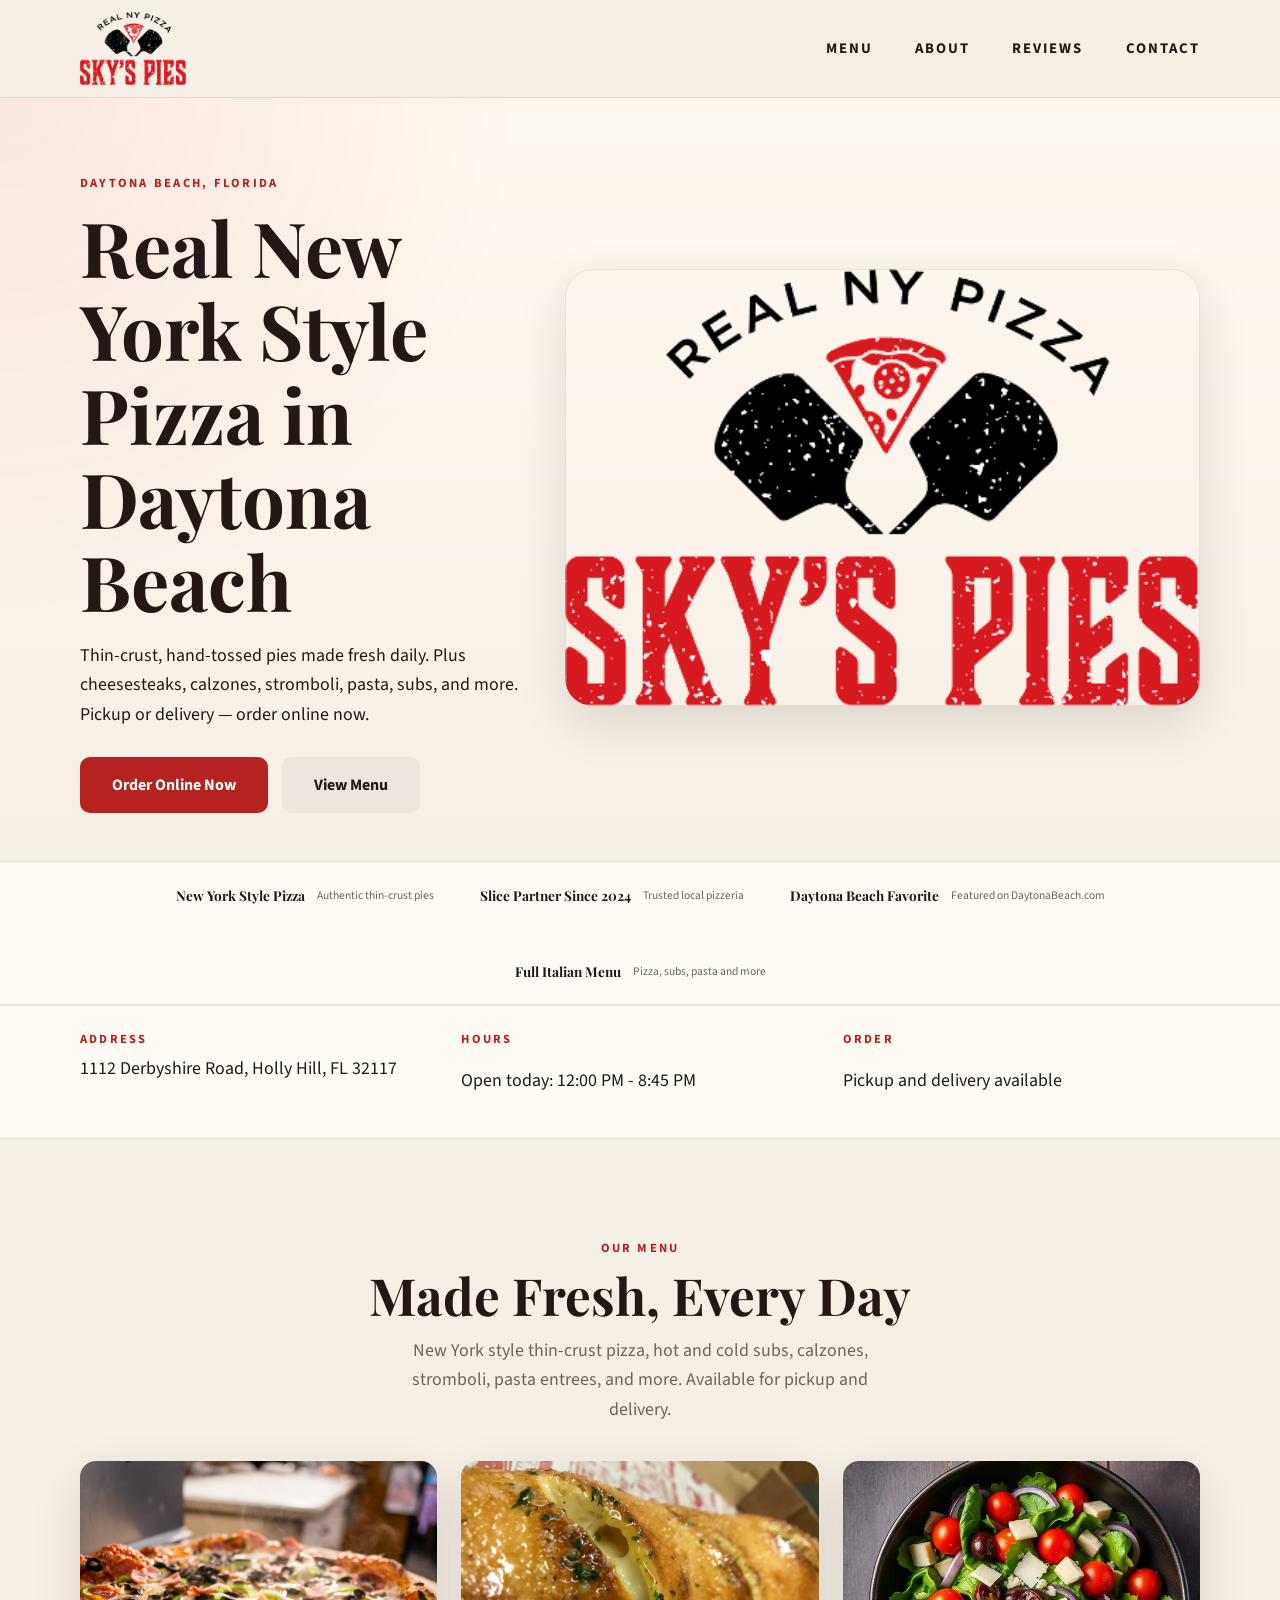
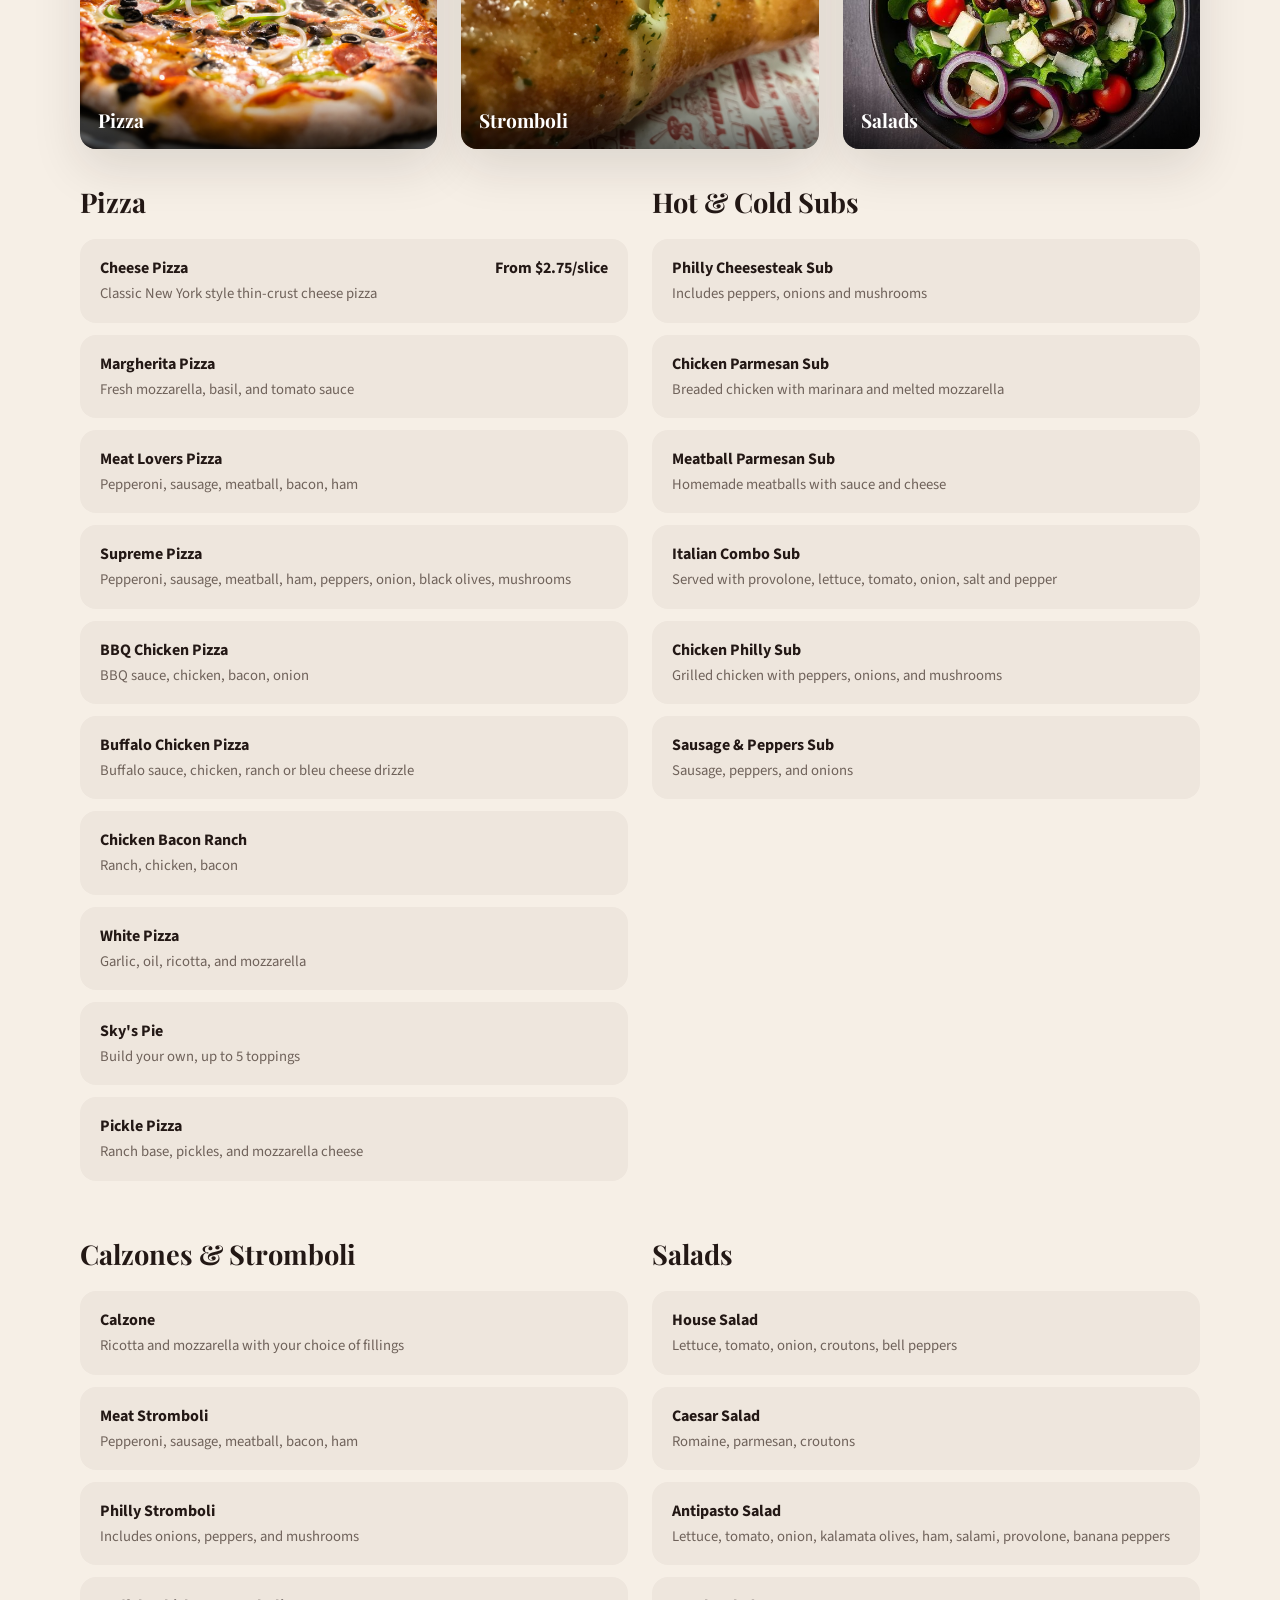
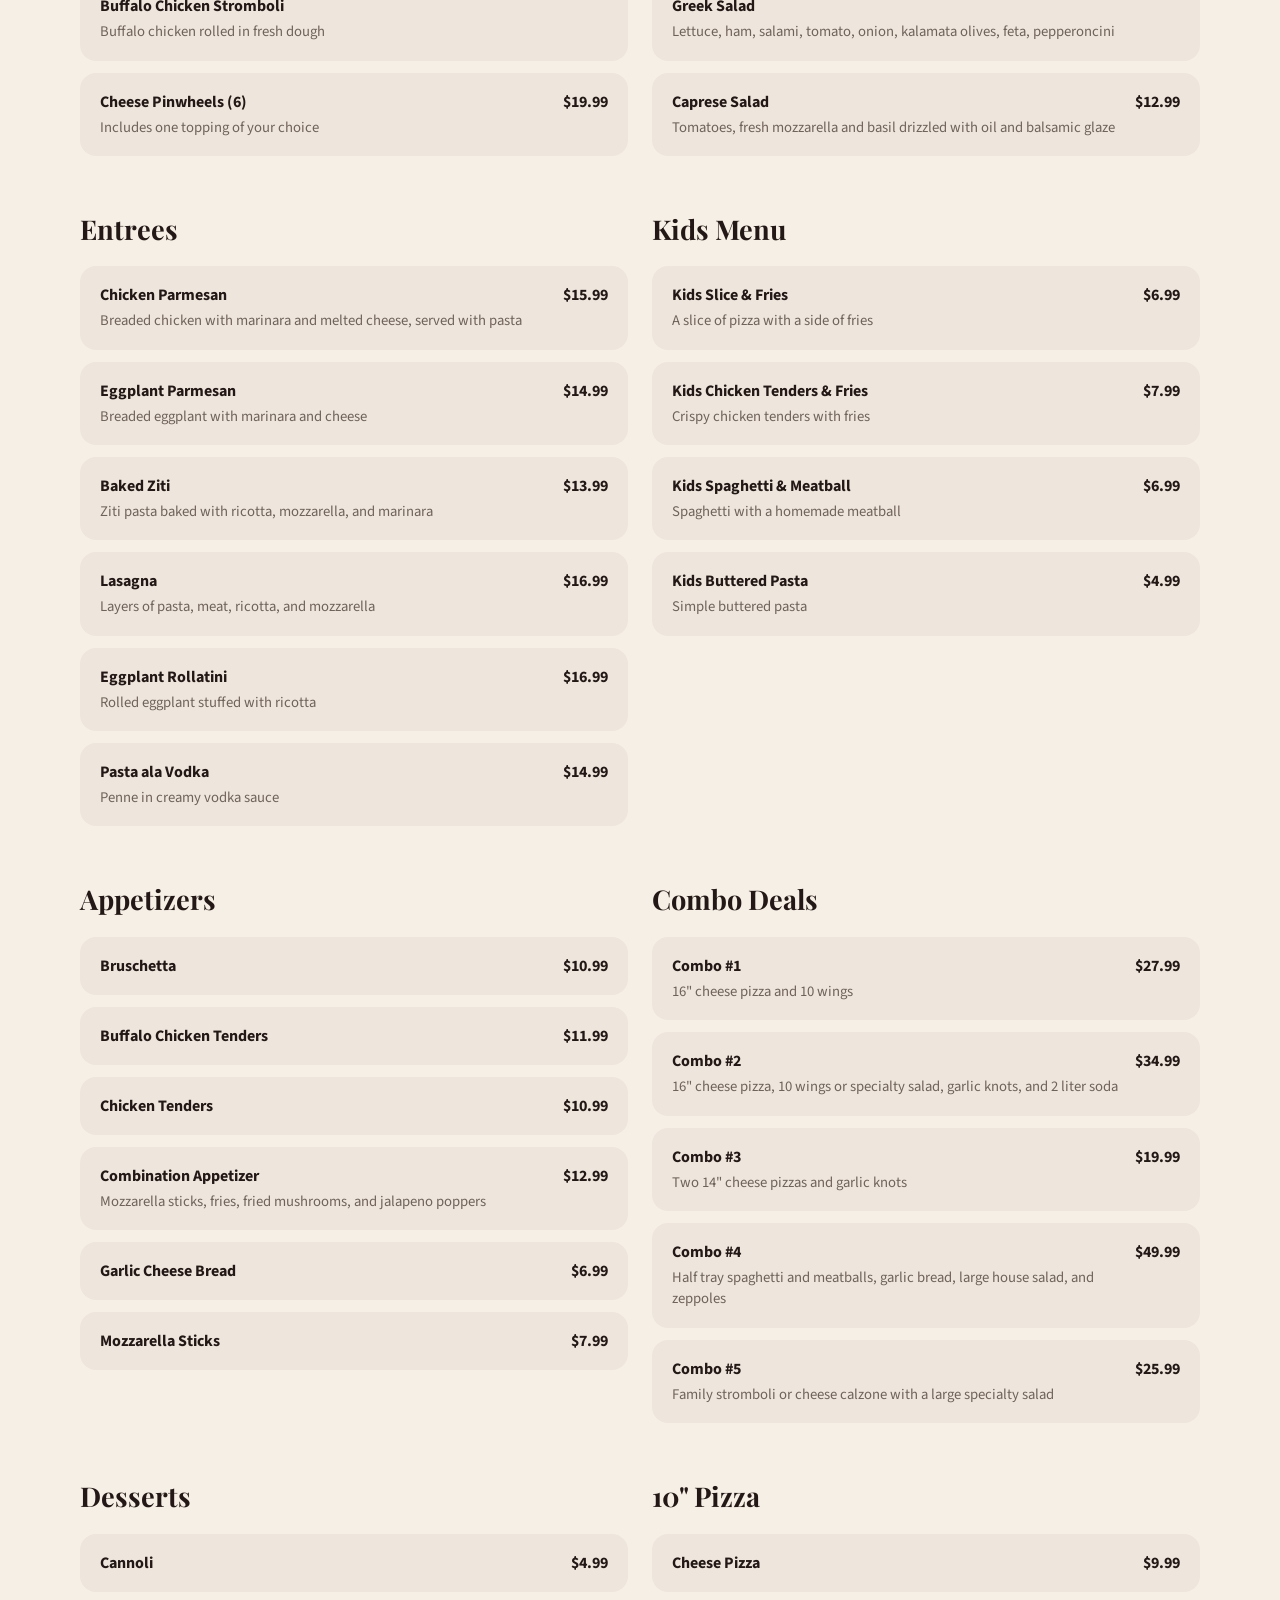
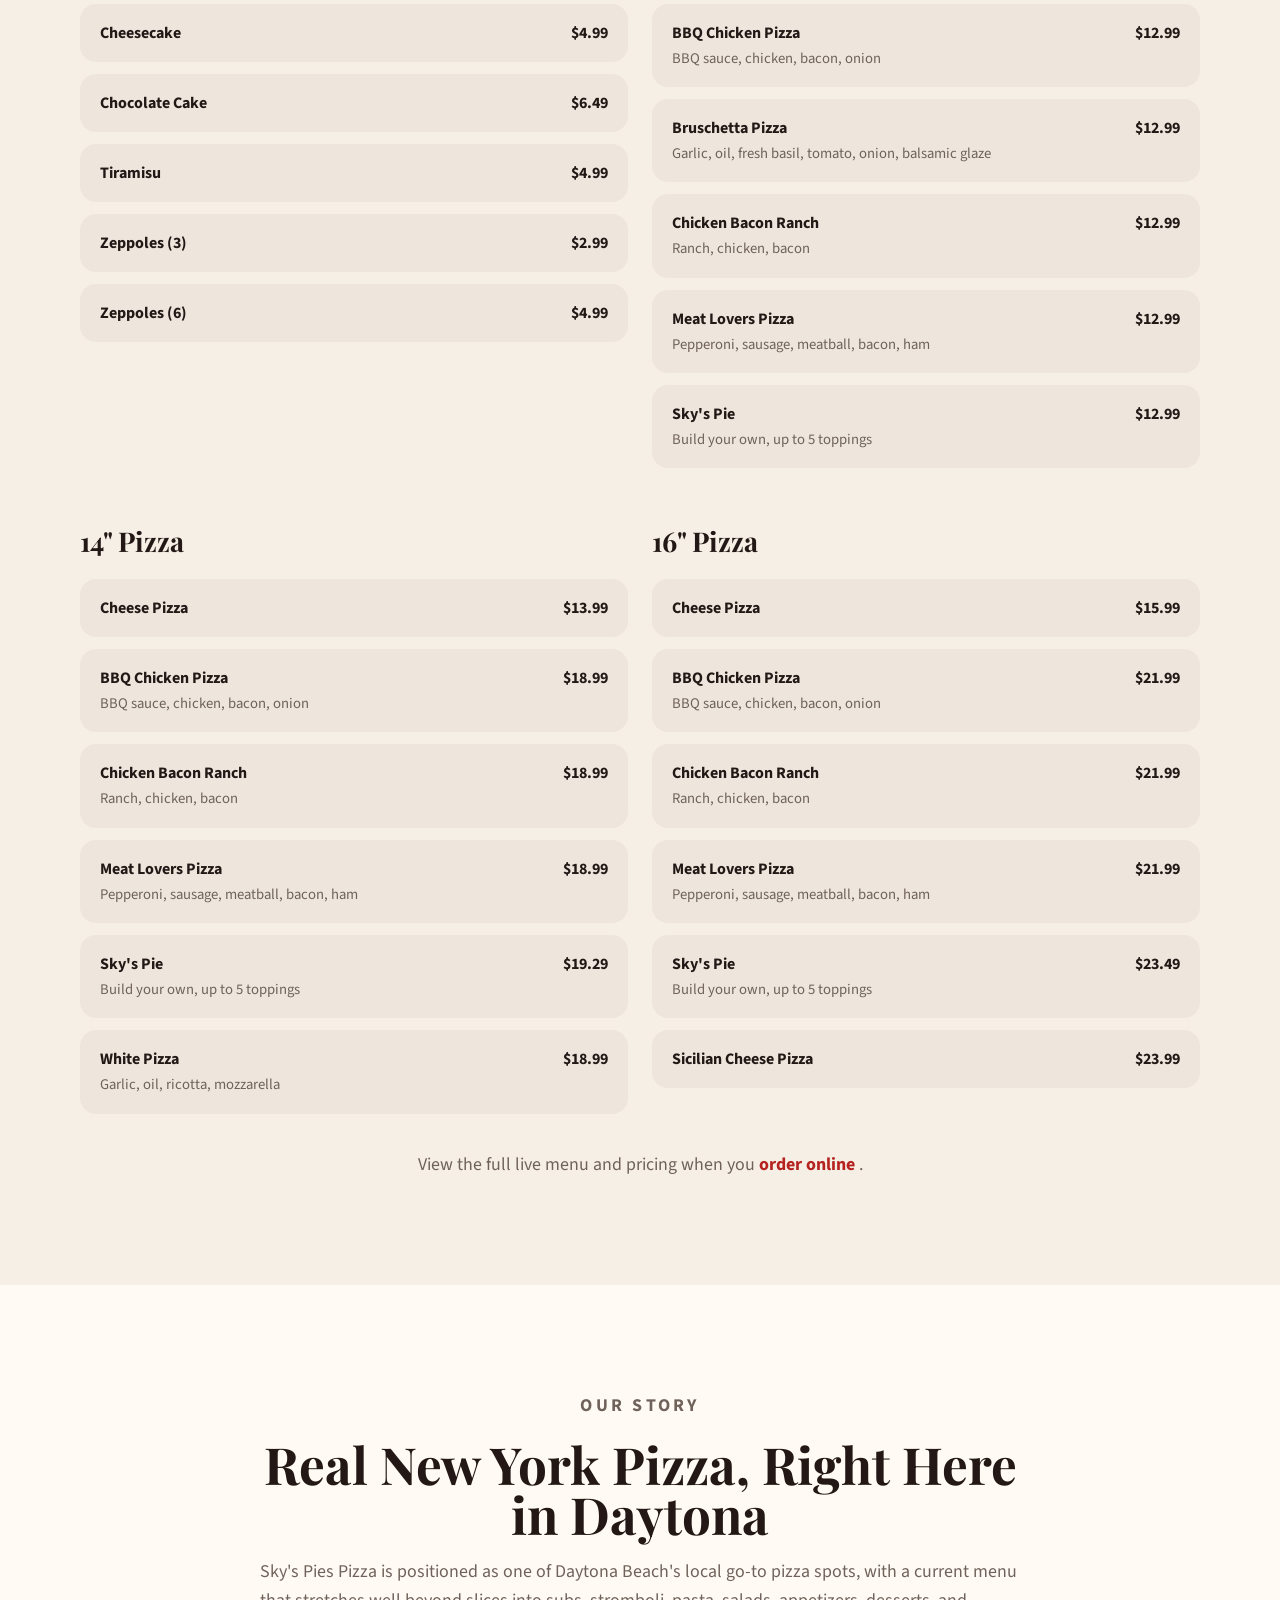
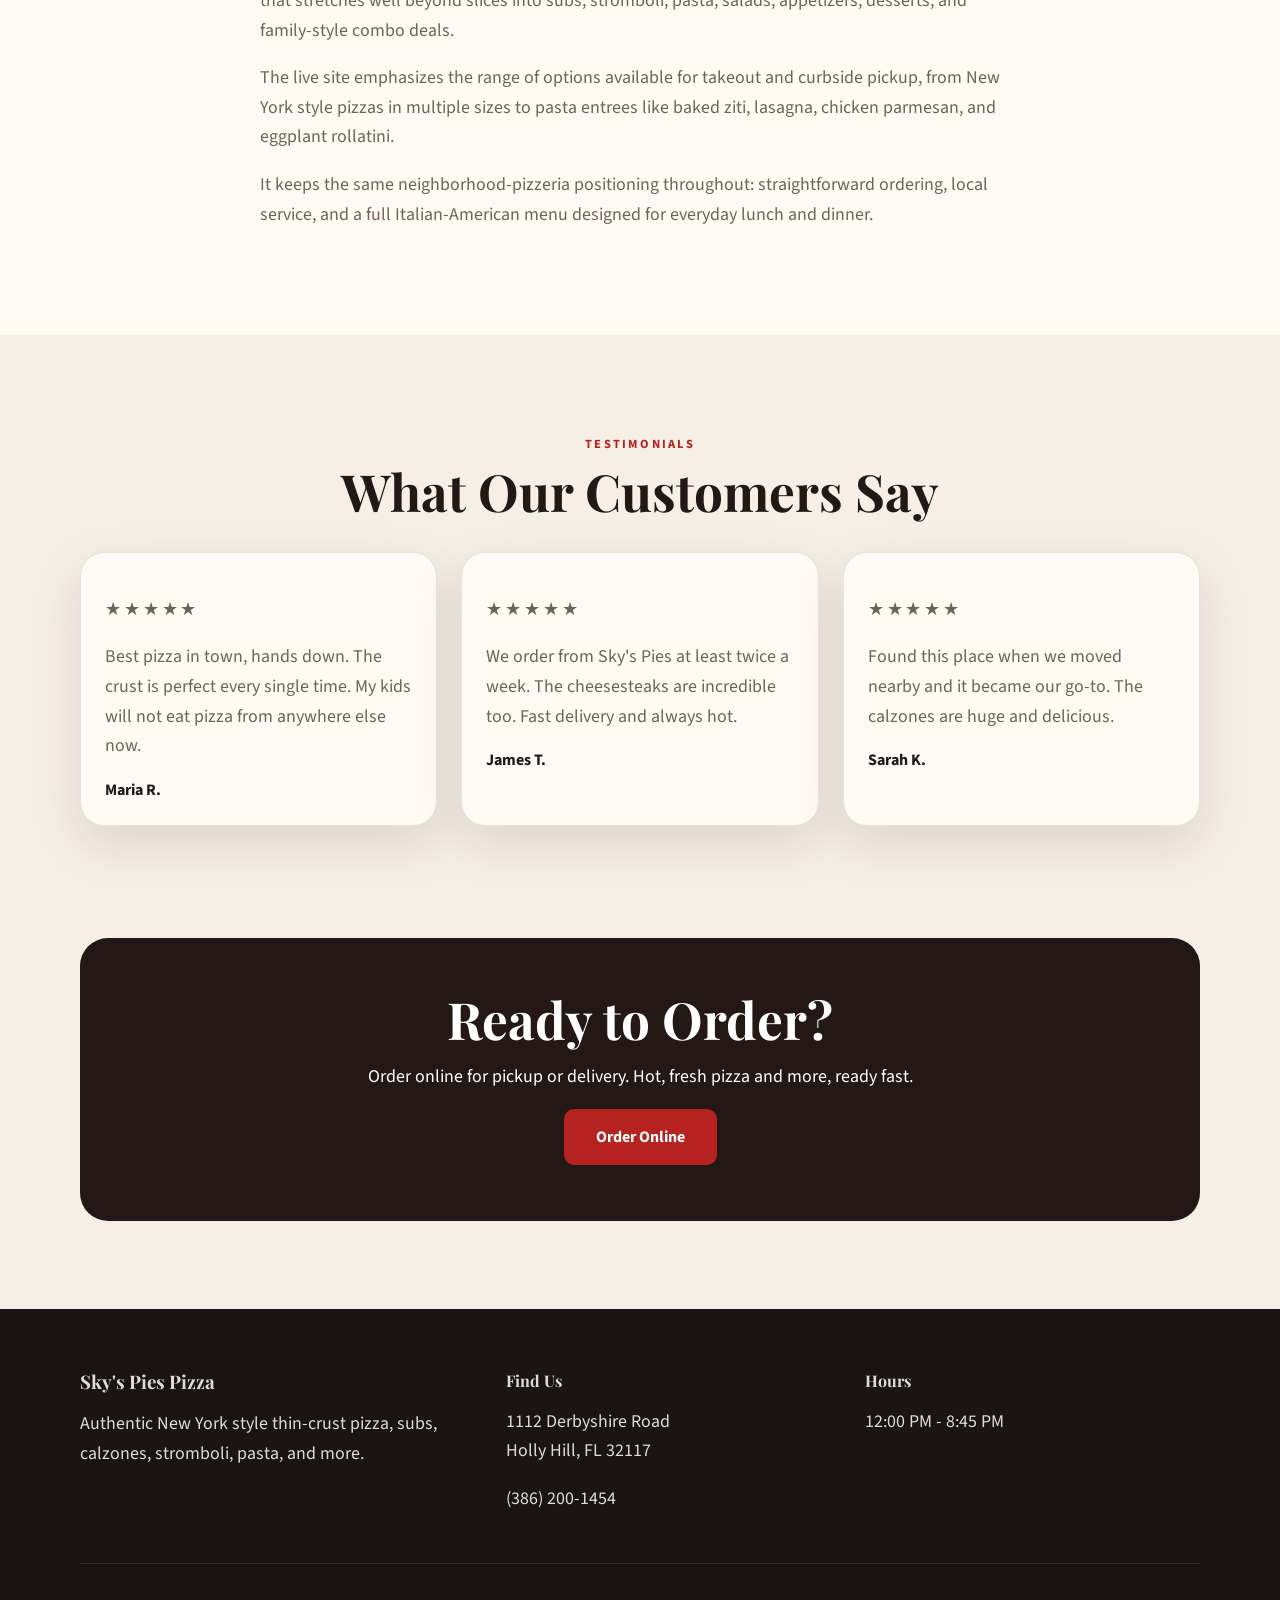
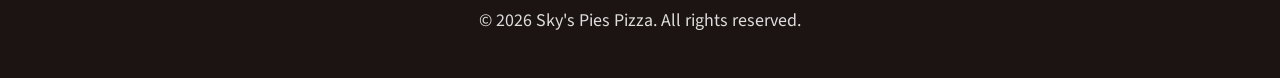
<file: index.html>
<!doctype html>
<html lang="en">
  <head>
    <meta charset="UTF-8" />
    <meta name="viewport" content="width=device-width, initial-scale=1.0" />
    <title>Sky's Pies Pizza | NY Style Pizza in Daytona Beach</title>
    <meta
      name="description"
      content="Sky's Pies Pizza — Authentic New York style thin-crust pizza, subs, calzones, stromboli, pasta & more in Daytona Beach, FL. Order online for pickup or delivery."
    />
    <meta name="author" content="Sky's Pies Pizza" />
    <meta property="og:title" content="Sky's Pies Pizza | NY Style Pizza in Daytona Beach" />
    <meta
      property="og:description"
      content="Authentic New York style pizza, subs, calzones, stromboli & more in Daytona Beach, FL."
    />
    <meta property="og:type" content="website" />
    <link rel="stylesheet" href="./assets/site.css" />
    <link rel="preconnect" href="https://fonts.googleapis.com" />
    <link rel="preconnect" href="https://fonts.gstatic.com" crossorigin />
    <link
      href="https://fonts.googleapis.com/css2?family=Playfair+Display:wght@700;900&family=Source+Sans+3:wght@400;600;700&display=swap"
      rel="stylesheet"
    />
  </head>
  <body>
    <header class="site-header">
      <div class="container nav">
        <a class="brand" href="#top">
          <img src="./assets/skys-pies-logo-full-JnChOcVr.png" alt="Sky's Pies Pizza" />
        </a>
        <nav class="nav-links">
          <a href="#menu">Menu</a>
          <a href="#about">About</a>
          <a href="#testimonials">Reviews</a>
          <a href="#contact">Contact</a>
        </nav>
      </div>
    </header>

    <main id="top">
      <section class="hero">
        <div class="container hero-grid">
          <div class="hero-copy">
            <p class="eyebrow">Daytona Beach, Florida</p>
            <h1>Real New York Style Pizza in Daytona Beach</h1>
            <p class="lead">
              Thin-crust, hand-tossed pies made fresh daily. Plus cheesesteaks, calzones,
              stromboli, pasta, subs, and more. Pickup or delivery — order online now.
            </p>
            <div class="hero-actions">
              <a
                class="button primary"
                href="https://order.spoton.com/so-skys-pies-pizza-20517/daytona-beach-fl/66be23be52bd550aa7621c39"
                target="_blank"
                rel="noopener noreferrer"
              >
                Order Online Now
              </a>
              <a class="button secondary hero-menu-link" href="#menu">View Menu</a>
            </div>
          </div>
          <div class="hero-card">
            <img
              src="./assets/skys-hero-bg-BjyC9nHN.jpg"
              alt="Sky's Pies Pizza — New York style pizza, subs, and more"
            />
          </div>
        </div>
      </section>

      <section class="feature-strip">
        <div class="container feature-grid">
          <div class="feature-item">
            <strong>New York Style Pizza</strong>
            <span>Authentic thin-crust pies</span>
          </div>
          <div class="feature-item">
            <strong>Slice Partner Since 2024</strong>
            <span>Trusted local pizzeria</span>
          </div>
          <div class="feature-item">
            <strong>Daytona Beach Favorite</strong>
            <span>Featured on DaytonaBeach.com</span>
          </div>
          <div class="feature-item">
            <strong>Full Italian Menu</strong>
            <span>Pizza, subs, pasta and more</span>
          </div>
        </div>
      </section>

      <section class="info-bar">
        <div class="container info-grid">
          <div>
            <span class="label">Address</span>
            <a
              href="https://www.google.com/maps/place/1112+Derbyshire+Rd+Daytona+Beach,+FL+32117"
              target="_blank"
              rel="noopener noreferrer"
            >
              1112 Derbyshire Road, Holly Hill, FL 32117
            </a>
          </div>
          <div>
            <span class="label">Hours</span>
            <p>Open today: 12:00 PM - 8:45 PM</p>
          </div>
          <div>
            <span class="label">Order</span>
            <p>Pickup and delivery available</p>
          </div>
        </div>
      </section>

      <section id="menu" class="section">
        <div class="container">
          <p class="eyebrow center">Our Menu</p>
          <h2 class="center">Made Fresh, Every Day</h2>
          <p class="menu-intro center">
            New York style thin-crust pizza, hot and cold subs, calzones, stromboli, pasta entrees,
            and more. Available for pickup and delivery.
          </p>
          <div class="photo-grid">
            <article class="photo-card">
              <img src="./assets/pizza-real-cnTTvh_Y.jpg" alt="Sky's Pies New York style pizza" />
              <span>Pizza</span>
            </article>
            <article class="photo-card">
              <img
                src="./assets/stromboli-real-CfOr4fPI.jpg"
                alt="Stromboli stuffed with meats and cheese"
              />
              <span>Stromboli</span>
            </article>
            <article class="photo-card">
              <img src="./assets/salad-Bgkpeu4p.jpg" alt="Fresh Italian salad" />
              <span>Salads</span>
            </article>
          </div>
          <div class="menu-categories">
            <article class="menu-category">
              <h3>Pizza</h3>
              <ul>
                <li><div><strong>Cheese Pizza</strong><p>Classic New York style thin-crust cheese pizza</p></div><em>From $2.75/slice</em></li>
                <li><div><strong>Margherita Pizza</strong><p>Fresh mozzarella, basil, and tomato sauce</p></div></li>
                <li><div><strong>Meat Lovers Pizza</strong><p>Pepperoni, sausage, meatball, bacon, ham</p></div></li>
                <li><div><strong>Supreme Pizza</strong><p>Pepperoni, sausage, meatball, ham, peppers, onion, black olives, mushrooms</p></div></li>
                <li><div><strong>BBQ Chicken Pizza</strong><p>BBQ sauce, chicken, bacon, onion</p></div></li>
                <li><div><strong>Buffalo Chicken Pizza</strong><p>Buffalo sauce, chicken, ranch or bleu cheese drizzle</p></div></li>
                <li><div><strong>Chicken Bacon Ranch</strong><p>Ranch, chicken, bacon</p></div></li>
                <li><div><strong>White Pizza</strong><p>Garlic, oil, ricotta, and mozzarella</p></div></li>
                <li><div><strong>Sky's Pie</strong><p>Build your own, up to 5 toppings</p></div></li>
                <li><div><strong>Pickle Pizza</strong><p>Ranch base, pickles, and mozzarella cheese</p></div></li>
              </ul>
            </article>
            <article class="menu-category">
              <h3>Hot &amp; Cold Subs</h3>
              <ul>
                <li><div><strong>Philly Cheesesteak Sub</strong><p>Includes peppers, onions and mushrooms</p></div></li>
                <li><div><strong>Chicken Parmesan Sub</strong><p>Breaded chicken with marinara and melted mozzarella</p></div></li>
                <li><div><strong>Meatball Parmesan Sub</strong><p>Homemade meatballs with sauce and cheese</p></div></li>
                <li><div><strong>Italian Combo Sub</strong><p>Served with provolone, lettuce, tomato, onion, salt and pepper</p></div></li>
                <li><div><strong>Chicken Philly Sub</strong><p>Grilled chicken with peppers, onions, and mushrooms</p></div></li>
                <li><div><strong>Sausage &amp; Peppers Sub</strong><p>Sausage, peppers, and onions</p></div></li>
              </ul>
            </article>
            <article class="menu-category">
              <h3>Calzones &amp; Stromboli</h3>
              <ul>
                <li><div><strong>Calzone</strong><p>Ricotta and mozzarella with your choice of fillings</p></div></li>
                <li><div><strong>Meat Stromboli</strong><p>Pepperoni, sausage, meatball, bacon, ham</p></div></li>
                <li><div><strong>Philly Stromboli</strong><p>Includes onions, peppers, and mushrooms</p></div></li>
                <li><div><strong>Buffalo Chicken Stromboli</strong><p>Buffalo chicken rolled in fresh dough</p></div></li>
                <li><div><strong>Cheese Pinwheels (6)</strong><p>Includes one topping of your choice</p></div><em>$19.99</em></li>
              </ul>
            </article>
            <article class="menu-category">
              <h3>Salads</h3>
              <ul>
                <li><div><strong>House Salad</strong><p>Lettuce, tomato, onion, croutons, bell peppers</p></div></li>
                <li><div><strong>Caesar Salad</strong><p>Romaine, parmesan, croutons</p></div></li>
                <li><div><strong>Antipasto Salad</strong><p>Lettuce, tomato, onion, kalamata olives, ham, salami, provolone, banana peppers</p></div></li>
                <li><div><strong>Greek Salad</strong><p>Lettuce, ham, salami, tomato, onion, kalamata olives, feta, pepperoncini</p></div></li>
                <li><div><strong>Caprese Salad</strong><p>Tomatoes, fresh mozzarella and basil drizzled with oil and balsamic glaze</p></div><em>$12.99</em></li>
              </ul>
            </article>
            <article class="menu-category">
              <h3>Entrees</h3>
              <ul>
                <li><div><strong>Chicken Parmesan</strong><p>Breaded chicken with marinara and melted cheese, served with pasta</p></div><em>$15.99</em></li>
                <li><div><strong>Eggplant Parmesan</strong><p>Breaded eggplant with marinara and cheese</p></div><em>$14.99</em></li>
                <li><div><strong>Baked Ziti</strong><p>Ziti pasta baked with ricotta, mozzarella, and marinara</p></div><em>$13.99</em></li>
                <li><div><strong>Lasagna</strong><p>Layers of pasta, meat, ricotta, and mozzarella</p></div><em>$16.99</em></li>
                <li><div><strong>Eggplant Rollatini</strong><p>Rolled eggplant stuffed with ricotta</p></div><em>$16.99</em></li>
                <li><div><strong>Pasta ala Vodka</strong><p>Penne in creamy vodka sauce</p></div><em>$14.99</em></li>
              </ul>
            </article>
            <article class="menu-category">
              <h3>Kids Menu</h3>
              <ul>
                <li><div><strong>Kids Slice &amp; Fries</strong><p>A slice of pizza with a side of fries</p></div><em>$6.99</em></li>
                <li><div><strong>Kids Chicken Tenders &amp; Fries</strong><p>Crispy chicken tenders with fries</p></div><em>$7.99</em></li>
                <li><div><strong>Kids Spaghetti &amp; Meatball</strong><p>Spaghetti with a homemade meatball</p></div><em>$6.99</em></li>
                <li><div><strong>Kids Buttered Pasta</strong><p>Simple buttered pasta</p></div><em>$4.99</em></li>
              </ul>
            </article>
            <article class="menu-category">
              <h3>Appetizers</h3>
              <ul>
                <li><div><strong>Bruschetta</strong></div><em>$10.99</em></li>
                <li><div><strong>Buffalo Chicken Tenders</strong></div><em>$11.99</em></li>
                <li><div><strong>Chicken Tenders</strong></div><em>$10.99</em></li>
                <li><div><strong>Combination Appetizer</strong><p>Mozzarella sticks, fries, fried mushrooms, and jalapeno poppers</p></div><em>$12.99</em></li>
                <li><div><strong>Garlic Cheese Bread</strong></div><em>$6.99</em></li>
                <li><div><strong>Mozzarella Sticks</strong></div><em>$7.99</em></li>
              </ul>
            </article>
            <article class="menu-category">
              <h3>Combo Deals</h3>
              <ul>
                <li><div><strong>Combo #1</strong><p>16&quot; cheese pizza and 10 wings</p></div><em>$27.99</em></li>
                <li><div><strong>Combo #2</strong><p>16&quot; cheese pizza, 10 wings or specialty salad, garlic knots, and 2 liter soda</p></div><em>$34.99</em></li>
                <li><div><strong>Combo #3</strong><p>Two 14&quot; cheese pizzas and garlic knots</p></div><em>$19.99</em></li>
                <li><div><strong>Combo #4</strong><p>Half tray spaghetti and meatballs, garlic bread, large house salad, and zeppoles</p></div><em>$49.99</em></li>
                <li><div><strong>Combo #5</strong><p>Family stromboli or cheese calzone with a large specialty salad</p></div><em>$25.99</em></li>
              </ul>
            </article>
            <article class="menu-category">
              <h3>Desserts</h3>
              <ul>
                <li><div><strong>Cannoli</strong></div><em>$4.99</em></li>
                <li><div><strong>Cheesecake</strong></div><em>$4.99</em></li>
                <li><div><strong>Chocolate Cake</strong></div><em>$6.49</em></li>
                <li><div><strong>Tiramisu</strong></div><em>$4.99</em></li>
                <li><div><strong>Zeppoles (3)</strong></div><em>$2.99</em></li>
                <li><div><strong>Zeppoles (6)</strong></div><em>$4.99</em></li>
              </ul>
            </article>
            <article class="menu-category">
              <h3>10&quot; Pizza</h3>
              <ul>
                <li><div><strong>Cheese Pizza</strong></div><em>$9.99</em></li>
                <li><div><strong>BBQ Chicken Pizza</strong><p>BBQ sauce, chicken, bacon, onion</p></div><em>$12.99</em></li>
                <li><div><strong>Bruschetta Pizza</strong><p>Garlic, oil, fresh basil, tomato, onion, balsamic glaze</p></div><em>$12.99</em></li>
                <li><div><strong>Chicken Bacon Ranch</strong><p>Ranch, chicken, bacon</p></div><em>$12.99</em></li>
                <li><div><strong>Meat Lovers Pizza</strong><p>Pepperoni, sausage, meatball, bacon, ham</p></div><em>$12.99</em></li>
                <li><div><strong>Sky's Pie</strong><p>Build your own, up to 5 toppings</p></div><em>$12.99</em></li>
              </ul>
            </article>
            <article class="menu-category">
              <h3>14&quot; Pizza</h3>
              <ul>
                <li><div><strong>Cheese Pizza</strong></div><em>$13.99</em></li>
                <li><div><strong>BBQ Chicken Pizza</strong><p>BBQ sauce, chicken, bacon, onion</p></div><em>$18.99</em></li>
                <li><div><strong>Chicken Bacon Ranch</strong><p>Ranch, chicken, bacon</p></div><em>$18.99</em></li>
                <li><div><strong>Meat Lovers Pizza</strong><p>Pepperoni, sausage, meatball, bacon, ham</p></div><em>$18.99</em></li>
                <li><div><strong>Sky's Pie</strong><p>Build your own, up to 5 toppings</p></div><em>$19.29</em></li>
                <li><div><strong>White Pizza</strong><p>Garlic, oil, ricotta, mozzarella</p></div><em>$18.99</em></li>
              </ul>
            </article>
            <article class="menu-category">
              <h3>16&quot; Pizza</h3>
              <ul>
                <li><div><strong>Cheese Pizza</strong></div><em>$15.99</em></li>
                <li><div><strong>BBQ Chicken Pizza</strong><p>BBQ sauce, chicken, bacon, onion</p></div><em>$21.99</em></li>
                <li><div><strong>Chicken Bacon Ranch</strong><p>Ranch, chicken, bacon</p></div><em>$21.99</em></li>
                <li><div><strong>Meat Lovers Pizza</strong><p>Pepperoni, sausage, meatball, bacon, ham</p></div><em>$21.99</em></li>
                <li><div><strong>Sky's Pie</strong><p>Build your own, up to 5 toppings</p></div><em>$23.49</em></li>
                <li><div><strong>Sicilian Cheese Pizza</strong></div><em>$23.99</em></li>
              </ul>
            </article>
          </div>
          <p class="menu-note">
            View the full live menu and pricing when you
            <a
              href="https://order.spoton.com/so-skys-pies-pizza-20517/daytona-beach-fl/66be23be52bd550aa7621c39"
              target="_blank"
              rel="noopener noreferrer"
            >
              order online
            </a>.
          </p>
        </div>
      </section>

      <section id="about" class="section alt">
        <div class="container narrow">
          <p class="eyebrow center">Our Story</p>
          <h2 class="center">Real New York Pizza, Right Here in Daytona</h2>
          <p>
            Sky's Pies Pizza is positioned as one of Daytona Beach's local go-to pizza spots, with a
            current menu that stretches well beyond slices into subs, stromboli, pasta, salads,
            appetizers, desserts, and family-style combo deals.
          </p>
          <p>
            The live site emphasizes the range of options available for takeout and curbside pickup,
            from New York style pizzas in multiple sizes to pasta entrees like baked ziti, lasagna,
            chicken parmesan, and eggplant rollatini.
          </p>
          <p>
            It keeps the same neighborhood-pizzeria positioning throughout: straightforward ordering,
            local service, and a full Italian-American menu designed for everyday lunch and dinner.
          </p>
        </div>
      </section>

      <section id="testimonials" class="section">
        <div class="container">
          <p class="eyebrow center">Testimonials</p>
          <h2 class="center">What Our Customers Say</h2>
          <div class="reviews-grid">
            <article class="review">
              <p class="stars">★★★★★</p>
              <p>
                Best pizza in town, hands down. The crust is perfect every single time. My kids
                will not eat pizza from anywhere else now.
              </p>
              <strong>Maria R.</strong>
            </article>
            <article class="review">
              <p class="stars">★★★★★</p>
              <p>
                We order from Sky's Pies at least twice a week. The cheesesteaks are incredible too.
                Fast delivery and always hot.
              </p>
              <strong>James T.</strong>
            </article>
            <article class="review">
              <p class="stars">★★★★★</p>
              <p>
                Found this place when we moved nearby and it became our go-to. The calzones are huge
                and delicious.
              </p>
              <strong>Sarah K.</strong>
            </article>
          </div>
        </div>
      </section>

      <section class="cta">
        <div class="container cta-box">
          <h2>Ready to Order?</h2>
          <p>Order online for pickup or delivery. Hot, fresh pizza and more, ready fast.</p>
          <a
            class="button primary"
            href="https://order.spoton.com/so-skys-pies-pizza-20517/daytona-beach-fl/66be23be52bd550aa7621c39"
            target="_blank"
            rel="noopener noreferrer"
          >
            Order Online
          </a>
        </div>
      </section>
    </main>

    <footer id="contact" class="site-footer">
      <div class="container footer-grid">
        <div>
          <h3>Sky's Pies Pizza</h3>
          <p>
            Authentic New York style thin-crust pizza, subs, calzones, stromboli, pasta, and more.
          </p>
        </div>
        <div>
          <h4>Find Us</h4>
          <p>
            <a
              href="https://www.google.com/maps/place/1112+Derbyshire+Rd+Daytona+Beach,+FL+32117"
              target="_blank"
              rel="noopener noreferrer"
            >
              1112 Derbyshire Road<br />Holly Hill, FL 32117
            </a>
          </p>
          <p><a href="tel:3862001454">(386) 200-1454</a></p>
        </div>
        <div>
          <h4>Hours</h4>
          <p>12:00 PM - 8:45 PM</p>
        </div>
      </div>
      <div class="container footer-bottom">
        <p>&copy; 2026 Sky's Pies Pizza. All rights reserved.</p>
      </div>
    </footer>
  </body>
</html>
</file>
<file: assets/site.css>
:root {
  --bg: #f6efe6;
  --paper: #fffaf4;
  --ink: #231815;
  --muted: #6f625a;
  --accent: #b5221f;
  --accent-dark: #8d1715;
  --line: rgba(35, 24, 21, 0.1);
  --shadow: 0 18px 50px rgba(35, 24, 21, 0.12);
}

* {
  box-sizing: border-box;
}

html {
  scroll-behavior: smooth;
}

body {
  margin: 0;
  font-family: "Source Sans 3", sans-serif;
  color: var(--ink);
  background: var(--bg);
}

img {
  display: block;
  max-width: 100%;
}

a {
  color: inherit;
  text-decoration: none;
}

.container {
  width: min(1120px, calc(100% - 32px));
  margin: 0 auto;
}

.narrow {
  width: min(760px, calc(100% - 32px));
}

.site-header {
  position: sticky;
  top: 0;
  z-index: 10;
  backdrop-filter: blur(14px);
  background: rgba(246, 239, 230, 0.96);
  border-bottom: 1px solid var(--line);
}

.nav {
  display: flex;
  align-items: center;
  justify-content: space-between;
  gap: 24px;
  padding: 12px 0;
}

.brand img {
  width: 106px;
}

.nav-links {
  display: flex;
  align-items: center;
  gap: 42px;
  font-weight: 700;
  font-size: 0.92rem;
  letter-spacing: 0.14em;
  text-transform: uppercase;
}

.hero {
  position: relative;
  background:
    radial-gradient(circle at top left, rgba(181, 34, 31, 0.08), transparent 35%),
    linear-gradient(180deg, #fff8f0 0%, #f6efe6 100%);
  overflow: hidden;
}

.hero-grid {
  position: relative;
  display: grid;
  grid-template-columns: 5fr 7fr;
  gap: 32px;
  align-items: center;
  min-height: 80svh;
  padding: 64px 0 48px;
}

.hero-copy {
  color: var(--ink);
}

.eyebrow,
.label {
  text-transform: uppercase;
  letter-spacing: 0.18em;
  font-size: 0.78rem;
  font-weight: 700;
  color: var(--accent);
}

.hero .eyebrow {
  color: var(--accent);
}

h1,
h2,
h3,
h4 {
  font-family: "Playfair Display", serif;
  margin: 0 0 16px;
  line-height: 0.98;
}

h1 {
  font-size: clamp(2.5rem, 6vw, 4.75rem);
  line-height: 1.1;
  margin-bottom: 0;
}

h2 {
  font-size: clamp(2.1rem, 4vw, 3.6rem);
}

.lead,
.menu-note,
.review p,
.site-footer p,
.site-footer a,
.cta p,
#about p,
.info-grid p,
.info-grid a {
  font-size: 1.12rem;
  line-height: 1.65;
  color: inherit;
}

.hero-actions {
  display: flex;
  flex-wrap: wrap;
  gap: 14px;
  margin-top: 28px;
}

.button {
  display: inline-flex;
  align-items: center;
  justify-content: center;
  min-height: 56px;
  padding: 0 32px;
  border-radius: 10px;
  font-weight: 700;
  transition: 0.2s ease;
}

.button.primary {
  background: var(--accent);
  color: white;
}

.button.primary:hover {
  background: var(--accent-dark);
}

.button.secondary {
  background: #ece6de;
  color: var(--ink);
}

.button.secondary:hover {
  background: #e2dad1;
}

.hero-card img {
  border-radius: 28px;
  box-shadow: var(--shadow);
  outline: 1px solid rgba(0, 0, 0, 0.08);
  outline-offset: -1px;
  max-height: 600px;
  object-fit: cover;
  width: 100%;
}

.feature-strip {
  background: var(--paper);
  border-top: 1px solid var(--line);
  border-bottom: 1px solid var(--line);
}

.feature-grid {
  display: flex;
  flex-wrap: wrap;
  justify-content: center;
  gap: 46px;
  padding: 18px 0;
}

.feature-item {
  display: flex;
  align-items: center;
  gap: 12px;
  padding: 6px 0;
  text-align: left;
}

.feature-item strong {
  display: block;
  font-size: 0.85rem;
  font-family: "Playfair Display", serif;
}

.feature-item span {
  color: var(--muted);
  font-size: 0.72rem;
}

.info-bar {
  background: var(--paper);
  border-top: 1px solid var(--line);
  border-bottom: 1px solid var(--line);
}

.info-grid {
  display: grid;
  grid-template-columns: repeat(3, 1fr);
  gap: 24px;
  padding: 24px 0;
}

.label {
  display: block;
  margin-bottom: 6px;
}

.section {
  padding: 88px 0;
}

.alt {
  background: var(--paper);
}

.center {
  text-align: center;
}

.reviews-grid,
.footer-grid {
  display: grid;
  gap: 24px;
}

.reviews-grid {
  grid-template-columns: repeat(3, minmax(0, 1fr));
  margin-top: 36px;
}

.menu-intro {
  max-width: 55ch;
  margin: 16px auto 0;
  color: var(--muted);
  font-size: 1.12rem;
  line-height: 1.65;
}

.photo-grid {
  display: grid;
  grid-template-columns: repeat(3, minmax(0, 1fr));
  gap: 24px;
  margin-top: 36px;
  margin-bottom: 40px;
}

.photo-card {
  position: relative;
  overflow: hidden;
  border-radius: 16px;
  box-shadow: var(--shadow);
}

.photo-card img {
  width: 100%;
  height: 288px;
  object-fit: cover;
}

.photo-card span {
  position: absolute;
  left: 0;
  right: 0;
  bottom: 0;
  padding: 24px 18px 16px;
  color: white;
  font-family: "Playfair Display", serif;
  font-size: 1.2rem;
  font-weight: 700;
  background: linear-gradient(180deg, transparent, rgba(0, 0, 0, 0.55));
}

.card,
.review {
  background: var(--paper);
  border: 1px solid var(--line);
  border-radius: 24px;
  overflow: hidden;
  box-shadow: var(--shadow);
}

.card img {
  aspect-ratio: 4 / 3;
  object-fit: cover;
}

.card-body,
.review {
  padding: 24px;
}

.card-body p,
.review p,
#about p {
  color: var(--muted);
}

.menu-note {
  margin-top: 24px;
  color: var(--muted);
  text-align: center;
}

.menu-categories {
  display: grid;
  grid-template-columns: repeat(2, minmax(0, 1fr));
  gap: 48px 24px;
  margin-top: 32px;
}

.menu-category {
  background: transparent;
  border: 0;
  border-radius: 0;
  padding: 0;
  box-shadow: none;
}

.menu-category h3 {
  margin-bottom: 24px;
  font-size: 1.7rem;
}

.menu-category ul {
  margin: 0;
  padding: 0;
  list-style: none;
}

.menu-category li {
  display: flex;
  justify-content: space-between;
  gap: 16px;
  align-items: flex-start;
  padding: 18px 20px;
  border-top: 0;
  color: var(--muted);
  background: #eee6dd;
  border-radius: 16px;
  margin-bottom: 12px;
}

.menu-category li p {
  margin: 4px 0 0;
  font-size: 0.92rem;
  line-height: 1.45;
}

.menu-category em {
  color: var(--ink);
  font-style: normal;
  font-weight: 700;
  white-space: nowrap;
}

.menu-category strong {
  display: block;
  color: var(--ink);
  font-size: 1rem;
}

.menu-note a {
  color: var(--accent);
  font-weight: 700;
}

.stars {
  color: var(--accent);
  letter-spacing: 0.16em;
}

.cta {
  padding: 24px 0 88px;
}

.cta-box {
  background: var(--ink);
  color: white;
  text-align: center;
  border-radius: 28px;
  padding: 56px 24px;
}

.site-footer {
  background: #1b1412;
  color: rgba(255, 255, 255, 0.86);
  padding: 64px 0 24px;
}

.footer-grid {
  grid-template-columns: 1.2fr 1fr 1fr;
}

.footer-bottom {
  border-top: 1px solid rgba(255, 255, 255, 0.1);
  margin-top: 32px;
  padding-top: 24px;
  text-align: center;
}

@media (max-width: 900px) {
  .hero-grid,
  .info-grid,
  .feature-grid,
  .photo-grid,
  .menu-categories,
  .reviews-grid,
  .footer-grid {
    grid-template-columns: 1fr;
  }

  .nav {
    flex-direction: column;
    align-items: flex-start;
  }

  .nav-links {
    flex-wrap: wrap;
    gap: 18px;
    font-size: 0.8rem;
  }

  .hero-grid {
    min-height: auto;
  }

  .feature-item {
    justify-content: center;
    text-align: center;
    flex-direction: column;
  }
}
</file>
